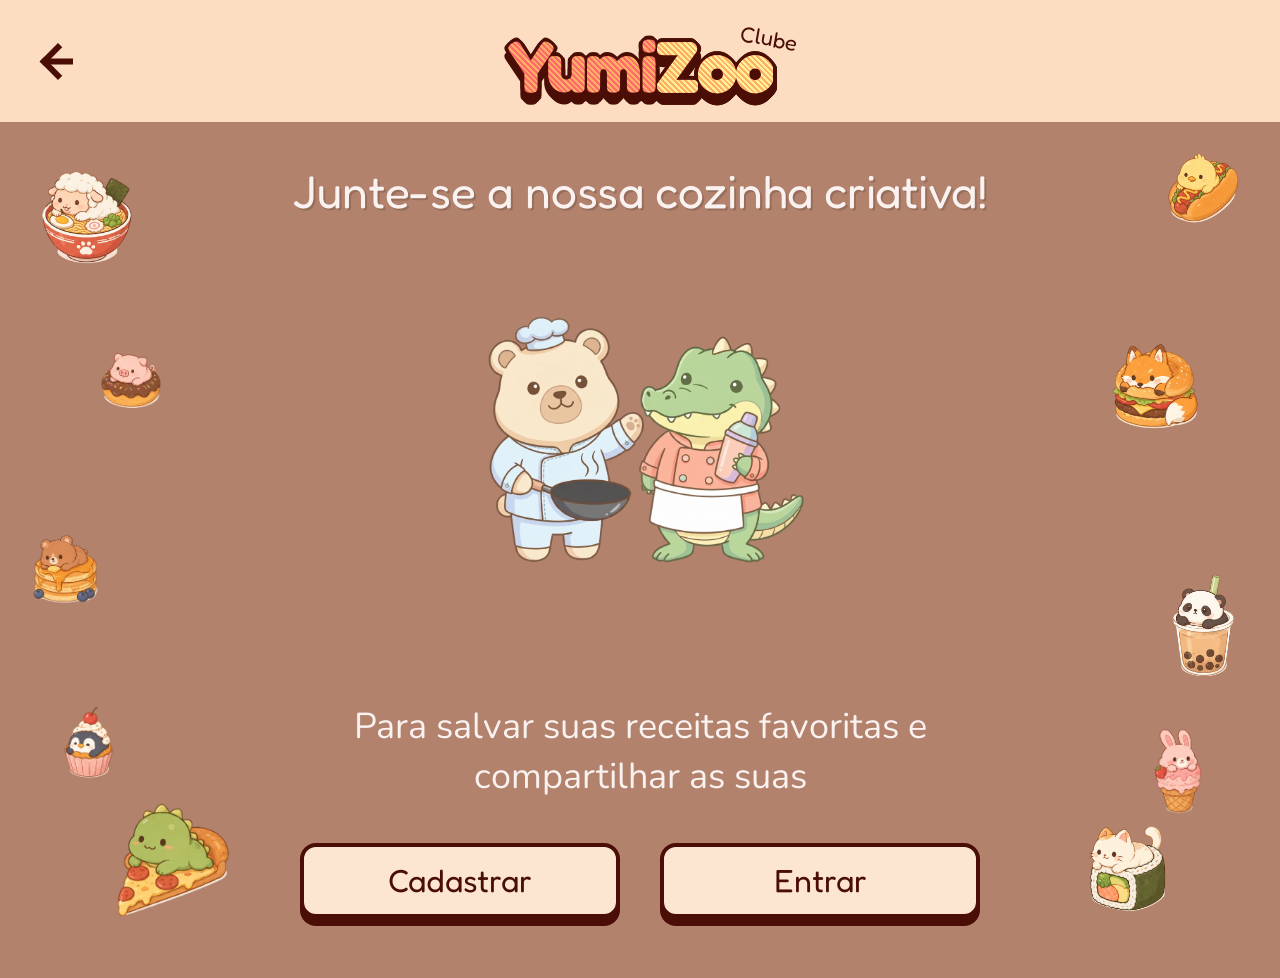
<file: perfil.html>
<!DOCTYPE html>
<html lang="pt-BR">

<head>
    <meta charset="UTF-8">
    <meta name="viewport" content="width=device-width, initial-scale=1.0">
    <title>YumiZoo Clube - Cozinha Criativa</title>
    <link href="https://fonts.googleapis.com/css2?family=Fredoka+One&family=Nunito:wght@400;700;900&display=swap" rel="stylesheet">
    <style>
        * {
            margin: 0;
            padding: 0;
            box-sizing: border-box;
        }

        body {
            font-family: 'Fredoka One', 'Nunito', sans-serif;
            background-color: #FCDDC2;
            min-height: 100vh;
            display: flex;
            flex-direction: column;
            align-items: center;
            overflow-x: hidden;
        }

        .header-container {
            width: 100%;
            padding: 20px;
            position: relative;
            display: flex;
            justify-content: center;
            align-items: center;
            background-color: #FCDDC2;
        }

        .btn-back {
            position: absolute;
            left: 40px;
            top: 50%;
            transform: translateY(-50%);
            background: none;
            border: none;
            cursor: pointer;
            width: 35px;
            height: 35px;
            display: flex;
            align-items: center;
            justify-content: center;
        }

        .btn-back::before {
            content: '';
            width: 20px;
            height: 20px;
            border-left: 6px solid #4A0E06;
            border-bottom: 6px solid #4A0E06;
            transform: rotate(45deg);
            position: absolute;
        }

        .btn-back::after {
            content: '';
            width: 30px;
            height: 6px;
            background-color: #4A0E06;
            position: absolute;
        }

        .logo-wrapper {
            position: relative;
            display: inline-block;
            margin-top: 10px;
        }

        .logo-text {
            font-size: 72px;
            line-height: 1;
            background: repeating-linear-gradient(45deg, #FF6B6B, #FF6B6B 2px, #FFAE63 2px, #FFAE63 4px);
            -webkit-background-clip: text;
            -webkit-text-fill-color: transparent;
            filter: drop-shadow(0px 8px 0px #4A0E06) drop-shadow(-2px -2px 0px #4A0E06) drop-shadow(2px -2px 0px #4A0E06) drop-shadow(-2px 2px 0px #4A0E06) drop-shadow(2px 2px 0px #4A0E06);
            letter-spacing: -2px;
        }

        .logo-text span.zoo {
            background: repeating-linear-gradient(45deg, #FFAE63, #FFAE63 2px, #FFF099 2px, #FFF099 4px);
            -webkit-background-clip: text;
            -webkit-text-fill-color: transparent;
        }

        .subtext-clube {
            position: absolute;
            top: -5px;
            right: -25px;
            font-size: 22px;
            color: #4A0E06;
            transform: rotate(10deg);
        }

        .cozinha-section {
            width: 100%;
            background-color: #B2826C;
            position: relative;
            overflow: hidden;
            display: flex;
            flex-direction: column;
            align-items: center;
            padding-bottom: 60px;
        }

        .cozinha-title {
            text-align: center;
            font-size: 46px;
            color: #FAF2F0;
            margin-top: 40px;
            padding: 0 50px;
            line-height: 1.3;
            text-shadow: 2px 2px 0px rgba(0, 0, 0, 0.15);
            font-weight: normal;
        }

        .main-characters-container {
            margin-top: 40px;
            margin-bottom: 40px;
            display: flex;
            align-items: flex-end;
            justify-content: center;
            gap: 10px;
            z-index: 2;
        }

        .chef-urso,
        .chef-jacare {
            height: 380px;
            object-fit: contain;
        }

        .auth-container {
            width: 100%;
            max-width: 1100px;
            position: relative;
            display: flex;
            flex-direction: column;
            align-items: center;
            margin-top: 20px;
            z-index: 3;
            padding: 0 40px;
        }

        .auth-text {
            font-family: 'Nunito', sans-serif;
            font-size: 36px;
            color: #FAF2F0;
            text-align: center;
            line-height: 1.4;
            max-width: 700px;
            margin-bottom: 40px;
            font-weight: normal;
        }

        .auth-buttons-wrapper {
            display: flex;
            justify-content: center;
            gap: 40px;
            width: 100%;
        }

        .btn-auth {
            font-family: 'Fredoka One', 'Nunito', sans-serif;
            font-size: 32px;
            color: #4A0E06;
            background-color: #FCE6D2;
            border: 4px solid #4A0E06;
            border-radius: 16px;
            padding: 14px 0;
            width: 320px;
            cursor: pointer;
            text-align: center;
            transition: transform 0.1s ease, box-shadow 0.1s ease;
            box-shadow: 0px 8px 0px #4A0E06;
        }

        .btn-auth:active {
            transform: translateY(4px);
            box-shadow: 0px 4px 0px #4A0E06;
        }

        .extra-mascot {
            position: absolute;
            bottom: -10px;
            height: 140px;
            object-fit: contain;
            z-index: 2;
            animation: float 4s ease-in-out infinite;
        }

        .mascot-pizza {
            left: 20px;
            animation-delay: 0.3s;
        }

        .mascot-sushi {
            right: 20px;
            animation-delay: 0.8s;
        }

        .modal-overlay {
            position: fixed;
            top: 0;
            left: 0;
            width: 100%;
            height: 100%;
            background-color: rgba(0, 0, 0, 0.4);
            display: flex;
            justify-content: center;
            align-items: center;
            z-index: 10;
            opacity: 0;
            pointer-events: none;
            transition: opacity 0.3s ease;
        }

        .modal-overlay.active {
            opacity: 1;
            pointer-events: auto;
        }

        .form-card {
            background-color: #FCDDC2;
            width: 90%;
            max-width: 550px;
            border: 5px solid #4A0E06;
            border-radius: 28px;
            padding: 40px 40px 30px 40px;
            position: relative;
            box-shadow: 0 15px 40px rgba(0, 0, 0, 0.2);
            transform: scale(0.8);
            transition: transform 0.3s ease;
        }

        .modal-overlay.active .form-card {
            transform: scale(1);
        }

        .btn-close {
            position: absolute;
            top: 15px;
            right: 25px;
            font-family: 'Fredoka One', sans-serif;
            font-size: 38px;
            color: #4A0E06;
            cursor: pointer;
            user-select: none;
            line-height: 1;
        }

        .form-group {
            margin-bottom: 25px;
            display: flex;
            flex-direction: column;
        }

        .form-group label {
            font-family: 'Fredoka One', sans-serif;
            font-size: 42px;
            color: #4A0E06;
            margin-bottom: 8px;
            font-weight: normal;
        }

        .form-group input[type="text"],
        .form-group input[type="email"],
        .form-group input[type="password"] {
            font-family: 'Nunito', sans-serif;
            font-size: 20px;
            padding: 14px 20px;
            border: 3px solid #4A0E06;
            border-radius: 14px;
            background-color: #FAF6F0;
            color: #4A0E06;
            outline: none;
            width: 100%;
        }

        .form-group input::placeholder {
            color: #C0B2A6;
        }

        .btn-submit-container {
            width: 100%;
            display: flex;
            justify-content: center;
            margin-top: 15px;
        }

        .btn-submit {
            font-family: 'Fredoka One', sans-serif;
            font-size: 28px;
            color: #4A0E06;
            background-color: #D6A38C;
            border: 4px solid #4A0E06;
            border-radius: 16px;
            padding: 12px 0;
            width: 75%;
            cursor: pointer;
            text-align: center;
            box-shadow: 0px 6px 0px #4A0E06;
            transition: transform 0.1s ease, box-shadow 0.1s ease;
        }

        .btn-submit:active {
            transform: translateY(3px);
            box-shadow: 0px 3px 0px #4A0E06;
        }

        .login-options {
            display: flex;
            justify-content: space-between;
            align-items: center;
            margin-top: -10px;
            margin-bottom: 30px;
            font-family: 'Nunito', sans-serif;
            font-size: 18px;
            color: #4A0E06;
            font-weight: 700;
        }

        .remember-me {
            display: flex;
            align-items: center;
            gap: 8px;
            cursor: pointer;
        }

        .remember-me input {
            appearance: none;
            width: 22px;
            height: 22px;
            border: 3px solid #4A0E06;
            border-radius: 4px;
            background-color: #FAF6F0;
            cursor: pointer;
            position: relative;
        }

        .remember-me input:checked::before {
            content: '✓';
            position: absolute;
            top: -4px;
            left: 2px;
            font-size: 18px;
            color: #4A0E06;
            font-weight: 900;
        }

        .forgot-password {
            color: #4A0E06;
            text-decoration: underline;
            cursor: pointer;
        }

        .divider-container {
            display: flex;
            align-items: center;
            text-align: center;
            margin-top: 35px;
            margin-bottom: 25px;
        }

        .divider-container::before,
        .divider-container::after {
            content: '';
            flex: 1;
            border-bottom: 2px solid #D6A38C;
        }

        .divider-text {
            font-family: 'Nunito', sans-serif;
            font-size: 20px;
            font-weight: 700;
            color: #4A0E06;
            padding: 0 15px;
        }

        .social-login-box {
            display: flex;
            justify-content: center;
            gap: 60px;
            margin-bottom: 10px;
        }

        .social-button {
            display: flex;
            flex-direction: column;
            align-items: center;
            background: none;
            border: none;
            cursor: pointer;
            font-family: 'Nunito', sans-serif;
            font-size: 18px;
            font-weight: 700;
            color: #4A0E06;
            gap: 8px;
        }

        .icon-svg {
            width: 45px;
            height: 45px;
            fill: #4A0E06;
            transition: transform 0.2s;
        }

        .social-button:hover .icon-svg {
            transform: scale(1.1);
        }

        .food-item {
            position: absolute;
            object-fit: contain;
            z-index: 1;
            animation: float 4s ease-in-out infinite;
        }

        .food-1 {
            top: 40px;
            left: 40px;
            height: 110px;
            animation-delay: 0s;
        }

        .food-2 {
            top: 220px;
            left: 100px;
            height: 85px;
            animation-delay: 0.5s;
        }

        .food-3 {
            top: 380px;
            left: 30px;
            height: 120px;
            animation-delay: 1s;
        }

        .food-4 {
            top: 560px;
            left: 60px;
            height: 110px;
            animation-delay: 1.5s;
        }

        .food-5 {
            top: 20px;
            right: 40px;
            height: 100px;
            animation-delay: 0.2s;
        }

        .food-6 {
            top: 210px;
            right: 80px;
            height: 115px;
            animation-delay: 0.7s;
        }

        .food-7 {
            top: 430px;
            right: 40px;
            height: 135px;
            animation-delay: 1.2s;
        }

        .food-8 {
            top: 580px;
            right: 70px;
            height: 120px;
            animation-delay: 1.7s;
        }

        @keyframes float {
            0%, 100% {
                transform: translateY(0);
            }
            50% {
                transform: translateY(-8px);
            }
        }

        @media (max-width: 900px) {
            .cozinha-title {
                font-size: 28px;
            }

            .auth-text {
                font-size: 22px;
                padding: 0 20px;
            }

            .auth-buttons-wrapper {
                flex-direction: column;
                align-items: center;
                gap: 25px;
            }

            .btn-auth {
                width: 85%;
                font-size: 24px;
            }

            .chef-urso,
            .chef-jacare {
                height: 240px;
            }

            .extra-mascot {
                display: none;
            }

            .form-card {
                padding: 30px 20px 20px 20px;
            }

            .form-group label {
                font-size: 32px;
            }

            .social-login-box {
                gap: 30px;
            }
        }
    </style>
</head>

<body>

    <header class="header-container">
        <a href="index.html" class="btn-back" aria-label="Voltar"></a>
        <div class="logo-wrapper">
            <h1 class="logo-text">Yumi<span class="zoo">Zoo</span></h1>
            <span class="subtext-clube">Clube</span>
        </div>
    </header>

    <main class="cozinha-section">
        <h2 class="cozinha-title">Junte-se a nossa cozinha criativa!</h2>

        <img src="ovelha.lamen.png" alt="Carneiro Lamen" class="food-item food-1">
        <img src="porco.rosquinha.png" alt="Porquinho Donut" class="food-item food-2">
        <img src="urso.panqueca.png" alt="Urso Panqueca" class="food-item food-3">
        <img src="pinguim.cake.png" alt="Pinguim Cupcake" class="food-item food-4">

        <div class="main-characters-container">
            <img src="amigos.png" alt="Urso Chef" class="chef-urso">
        </div>

        <img src="pinto.png" alt="Pintinho Hotdog" class="food-item food-5">
        <img src="rapo.burguer.png" alt="Raposa Hambúrguer" class="food-item food-6">
        <img src="panda.suco.png" alt="Panda Bubble Tea" class="food-item food-7">
        <img src="coelho.sorvete.png" alt="Coelho Sorvete" class="food-item food-8">

        <section class="auth-container">
            <img src="dino.pizza.png" alt="Dinossauro Pizza" class="extra-mascot mascot-pizza">
            <p class="auth-text">Para salvar suas receitas favoritas e compartilhar as suas</p>

            <div class="auth-buttons-wrapper">
                <button class="btn-auth" id="btn-cadastrar">Cadastrar</button>
                <button class="btn-auth" id="btn-entrar">Entrar</button>
            </div>

            <img src="gato.sushi.png" alt="Gatinho Sushi" class="extra-mascot mascot-sushi">
        </section>
    </main>

    <div class="modal-overlay" id="modal-cadastro">
        <div class="form-card">
            <span class="btn-close" id="close-cadastro">x</span>
            <form id="form-cadastro">
                <div class="form-group">
                    <label for="reg-nome">Nome</label>
                    <input type="text" id="reg-nome" placeholder="Digite seu nome e sobrenome" required>
                </div>
                <div class="form-group">
                    <label for="reg-email">Email</label>
                    <input type="email" id="reg-email" placeholder="digite seu email" required>
                </div>
                <div class="form-group">
                    <label for="reg-senha">Senha</label>
                    <input type="password" id="reg-senha" placeholder="crie uma senha (mínimo 10 caracteres)" minlength="10" required>
                </div>
                <div class="btn-submit-container">
                    <button type="submit" class="btn-submit">Criar Conta</button>
                </div>
            </form>
        </div>
    </div>

    <div class="modal-overlay" id="modal-login">
        <div class="form-card">
            <span class="btn-close" id="close-login">x</span>
            <form id="form-login">
                <div class="form-group">
                    <label for="log-email">Email</label>
                    <input type="email" id="log-email" placeholder="digite seu email" required>
                </div>
                <div class="form-group">
                    <label for="log-senha">Senha</label>
                    <input type="password" id="log-senha" placeholder="digite sua senha" required>
                </div>
                <div class="login-options">
                    <label class="remember-me">
                        <input type="checkbox" id="remember">
                        <span>Lembrar de mim</span>
                    </label>
                    <span class="forgot-password">Esqueceu a senha?</span>
                </div>
                <div class="btn-submit-container">
                    <button type="submit" class="btn-submit">Entrar</button>
                </div>
                <div class="divider-container">
                    <span class="divider-text">Entrar com</span>
                </div>
                <div class="social-login-box">
                    <button type="button" class="social-button" aria-label="Entrar com Google">
                        <svg class="icon-svg" viewBox="0 0 24 24">
                            <path d="M12.24 10.285V13.4h6.887c-.275 1.565-1.88 4.604-6.887 4.604-4.33 0-7.866-3.577-7.866-8s3.536-8 7.866-8c2.46 0 4.105 1.025 5.047 1.926l2.427-2.334C17.955 2.192 15.34 1 12.24 1 6.033 1 1 6.033 1 12.24s5.033 11.24 11.24 11.24c6.478 0 10.793-4.537 10.793-10.986 0-.743-.08-1.313-.177-1.714H12.24z" />
                        </svg>
                        <span>Google</span>
                    </button>
                    <button type="button" class="social-button" aria-label="Entrar com Instagram">
                        <svg class="icon-svg" viewBox="0 0 24 24">
                            <path d="M12 2.163c3.204 0 3.584.012 4.85.07 3.252.148 4.771 1.691 4.919 4.919.058 1.265.069 1.645.069 4.849 0 3.205-.012 3.584-.069 4.849-.149 3.225-1.664 4.771-4.919 4.919-1.266.058-1.644.07-4.85.07-3.204 0-3.584-.012-4.849-.07-3.26-.149-4.771-1.699-4.919-4.92-.058-1.265-.07-1.644-.07-4.849 0-3.204.013-3.583.07-4.849.149-3.227 1.664-4.771 4.919-4.919 1.266-.057 1.645-.069 4.849-.069zM12 0C8.741 0 8.333.014 7.053.072 2.695.272.273 2.69.073 7.051.014 8.333 0 8.741 0 12c0 3.259.014 3.668.072 4.948.2 4.358 2.618 6.78 6.98 6.98 1.281.058 1.689.072 4.948.072 3.259 0 3.668-.014 4.948-.072 4.354-.2 6.782-2.618 6.979-6.98.059-1.28.073-1.689.073-4.948 0-3.259-.014-3.667-.072-4.947-.196-4.354-2.617-6.78-6.979-6.98C15.668.014 15.259 0 12 0zm0 5.838a6.162 6.162 0 100 12.324 6.162 6.162 0 000-12.324zM12 16a4 4 0 110-8 4 4 0 010 8zm6.406-11.845a1.44 1.44 0 100 2.881 1.44 1.44 0 000-2.881z" />
                        </svg>
                        <span>Instagram</span>
                    </button>
                </div>
            </form>
        </div>
    </div>

    <script>
        const btnCadastrar = document.getElementById('btn-cadastrar');
        const btnEntrar = document.getElementById('btn-entrar');
        const modalCadastro = document.getElementById('modal-cadastro');
        const modalLogin = document.getElementById('modal-login');
        const closeCadastro = document.getElementById('close-cadastro');
        const closeLogin = document.getElementById('close-login');
        const formularioCadastro = document.getElementById('form-cadastro');

        if (formularioCadastro) {
            formularioCadastro.addEventListener('submit', (event) => {
                event.preventDefault();

                const inputNome = document.getElementById('reg-nome');
                const nomeUsuario = inputNome ? inputNome.value : 'usuário';

                alert(`Cadastro realizado com sucesso, ${nomeUsuario}! 🎉\nSeja bem-vindo ao YumiZoo.`);

                formularioCadastro.reset();

                if (modalCadastro) {
                    modalCadastro.classList.remove('active');
                }

                window.location.href = 'index.html';
            });
        }

        if (btnCadastrar) {
            btnCadastrar.addEventListener('click', () => {
                modalLogin.classList.remove('active');
                modalCadastro.classList.add('active');
            });
        }

        if (closeCadastro) {
            closeCadastro.addEventListener('click', () => {
                modalCadastro.classList.remove('active');
            });
        }

        if (btnEntrar) {
            btnEntrar.addEventListener('click', () => {
                modalCadastro.classList.remove('active');
                modalLogin.classList.add('active');
            });
        }

        if (closeLogin) {
            closeLogin.addEventListener('click', () => {
                modalLogin.classList.remove('active');
            });
        }

        window.addEventListener('click', (e) => {
            if (e.target === modalCadastro) {
                modalCadastro.classList.remove('active');
            }
            if (e.target === modalLogin) {
                modalLogin.classList.remove('active');
            }
        });
    </script>

</body>

</html>
</file>
